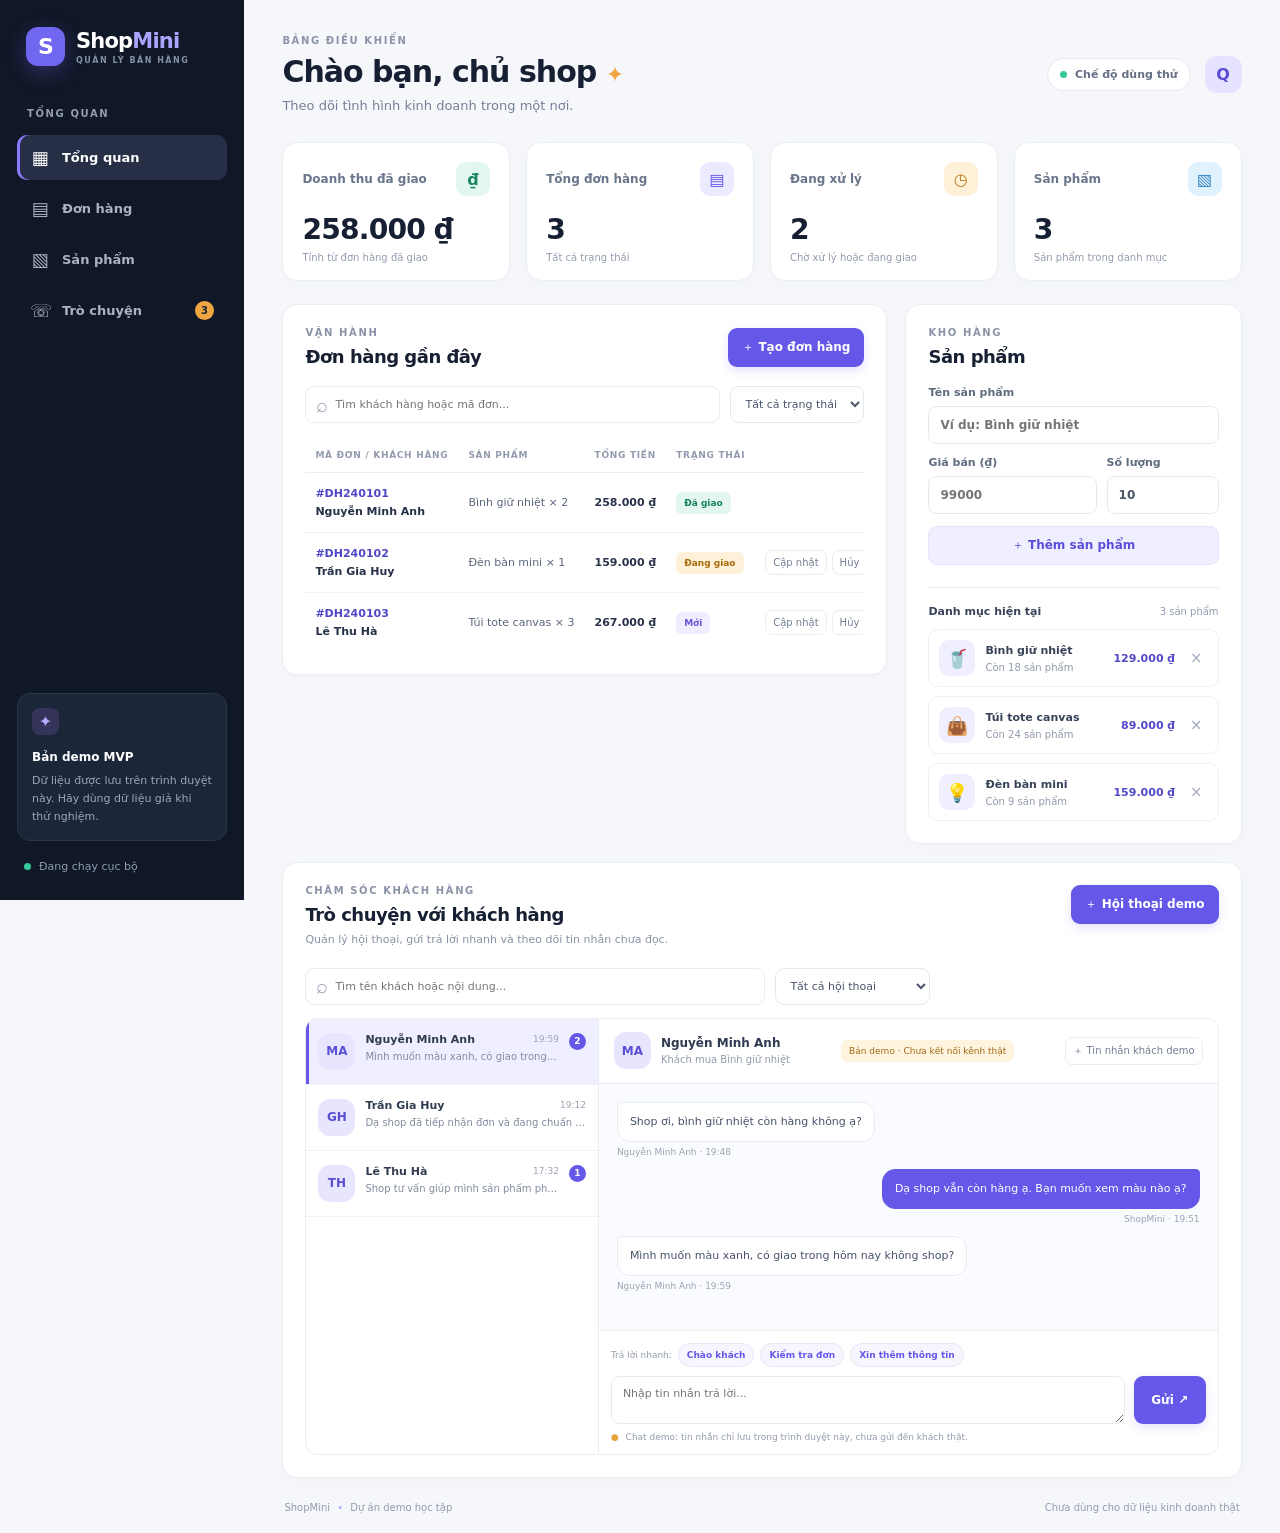
<file: projects/shopmini/index.html>
<!doctype html>
<html lang="vi">
<head>
  <meta charset="UTF-8">
  <meta name="viewport" content="width=device-width, initial-scale=1.0">
  <meta name="theme-color" content="#101827">
  <meta name="description" content="ShopMini - bản demo quản lý sản phẩm, đơn hàng và doanh thu cho shop nhỏ.">
  <title>ShopMini — Quản lý shop nhỏ</title>
  <link rel="stylesheet" href="./style.css">
  <script src="./app.js" defer></script>
</head>
<body>
  <div class="app-shell">
    <aside class="sidebar">
      <a class="brand" href="#" aria-label="ShopMini trang chủ">
        <span class="brand-mark">S</span>
        <span>Shop<span class="brand-light">Mini</span><small>QUẢN LÝ BÁN HÀNG</small></span>
      </a>
      <div class="sidebar-label">TỔNG QUAN</div>
      <a class="nav-link active" href="#overview"><span>▦</span> Tổng quan</a>
      <a class="nav-link" href="#orders"><span>▤</span> Đơn hàng</a>
      <a class="nav-link" href="#products"><span>▧</span> Sản phẩm</a>
      <a class="nav-link" href="#chat"><span>☏</span> Trò chuyện <span id="chat-unread-badge" class="chat-nav-badge" hidden>0</span></a>
      <div class="sidebar-note">
        <span class="note-icon">✦</span>
        <strong>Bản demo MVP</strong>
        <p>Dữ liệu được lưu trên trình duyệt này. Hãy dùng dữ liệu giả khi thử nghiệm.</p>
      </div>
      <div class="sidebar-footer"><span class="status-dot"></span> Đang chạy cục bộ</div>
    </aside>

    <main class="main-content">
      <header class="topbar">
        <div>
          <p class="eyebrow">BẢNG ĐIỀU KHIỂN</p>
          <h1>Chào bạn, chủ shop <span class="wave">✦</span></h1>
          <p class="muted">Theo dõi tình hình kinh doanh trong một nơi.</p>
        </div>
        <div class="topbar-actions">
          <span class="demo-chip"><span class="status-dot"></span> Chế độ dùng thử</span>
          <button class="avatar" type="button" aria-label="Tài khoản demo">Q</button>
        </div>
      </header>

      <section id="overview" class="stats-grid" aria-label="Thống kê">
        <article class="stat-card">
          <div class="stat-heading"><span>Doanh thu đã giao</span><span class="stat-icon revenue">₫</span></div>
          <div class="stat-value" id="stat-revenue">0 ₫</div>
          <p class="stat-foot">Tính từ đơn hàng đã giao</p>
        </article>
        <article class="stat-card">
          <div class="stat-heading"><span>Tổng đơn hàng</span><span class="stat-icon orders-icon">▤</span></div>
          <div class="stat-value" id="stat-orders">0</div>
          <p class="stat-foot">Tất cả trạng thái</p>
        </article>
        <article class="stat-card">
          <div class="stat-heading"><span>Đang xử lý</span><span class="stat-icon pending">◷</span></div>
          <div class="stat-value" id="stat-pending">0</div>
          <p class="stat-foot">Chờ xử lý hoặc đang giao</p>
        </article>
        <article class="stat-card">
          <div class="stat-heading"><span>Sản phẩm</span><span class="stat-icon products-icon">▧</span></div>
          <div class="stat-value" id="stat-products">0</div>
          <p class="stat-foot">Sản phẩm trong danh mục</p>
        </article>
      </section>

      <section class="workspace-grid">
        <article class="panel" id="orders">
          <div class="panel-heading">
            <div><p class="eyebrow">VẬN HÀNH</p><h2>Đơn hàng gần đây</h2></div>
            <button class="button button-primary" id="open-order-form" type="button">＋ Tạo đơn hàng</button>
          </div>
          <div class="toolbar">
            <label class="search-box"><span>⌕</span><input id="order-search" type="search" placeholder="Tìm khách hàng hoặc mã đơn..." aria-label="Tìm đơn hàng"></label>
            <select id="order-filter" aria-label="Lọc trạng thái">
              <option value="all">Tất cả trạng thái</option>
              <option value="Mới">Mới</option>
              <option value="Đang giao">Đang giao</option>
              <option value="Đã giao">Đã giao</option>
              <option value="Đã hủy">Đã hủy</option>
            </select>
          </div>
          <div class="table-wrap">
            <table>
              <thead><tr><th>MÃ ĐƠN / KHÁCH HÀNG</th><th>SẢN PHẨM</th><th>TỔNG TIỀN</th><th>TRẠNG THÁI</th><th></th></tr></thead>
              <tbody id="orders-body"></tbody>
            </table>
          </div>
          <div id="orders-empty" class="empty-state" hidden><span>▤</span><strong>Chưa tìm thấy đơn hàng</strong><p>Thử đổi từ khóa hoặc tạo đơn hàng mới.</p></div>
        </article>

        <article class="panel product-panel" id="products">
          <div class="panel-heading">
            <div><p class="eyebrow">KHO HÀNG</p><h2>Sản phẩm</h2></div>
          </div>
          <form id="product-form" class="stack-form">
            <label>Tên sản phẩm<input id="product-name" name="name" maxlength="70" placeholder="Ví dụ: Bình giữ nhiệt" required></label>
            <div class="form-row">
              <label>Giá bán (₫)<input id="product-price" name="price" type="number" min="1000" step="1000" placeholder="99000" required></label>
              <label>Số lượng<input id="product-stock" name="stock" type="number" min="0" step="1" value="10" required></label>
            </div>
            <button class="button button-secondary full-width" type="submit">＋ Thêm sản phẩm</button>
          </form>
          <div class="section-divider"></div>
          <div class="product-list-heading"><strong>Danh mục hiện tại</strong><span id="product-count-label">0 sản phẩm</span></div>
          <div id="product-list" class="product-list"></div>
        </article>
      </section>


      <section id="chat" class="panel chat-panel">
        <div class="panel-heading chat-panel-heading">
          <div><p class="eyebrow">CHĂM SÓC KHÁCH HÀNG</p><h2>Trò chuyện với khách hàng</h2><p class="chat-intro">Quản lý hội thoại, gửi trả lời nhanh và theo dõi tin nhắn chưa đọc.</p></div>
          <button class="button button-primary" id="chat-new-conversation" type="button">＋ Hội thoại demo</button>
        </div>
        <div class="chat-inbox-toolbar">
          <label class="search-box"><span>⌕</span><input id="chat-search" type="search" placeholder="Tìm tên khách hoặc nội dung..." aria-label="Tìm hội thoại"></label>
          <select id="chat-filter" aria-label="Lọc hội thoại"><option value="all">Tất cả hội thoại</option><option value="unread">Chưa đọc</option></select>
        </div>
        <div class="chat-layout">
          <aside class="chat-list" id="chat-list" aria-label="Danh sách hội thoại"></aside>
          <section class="chat-conversation" aria-label="Nội dung trò chuyện">
            <div class="chat-conversation-header" id="chat-header"><strong>Chọn một hội thoại</strong></div>
            <div class="chat-messages" id="chat-messages" aria-live="polite"><div class="chat-empty-state">Chọn khách hàng để xem tin nhắn.</div></div>
            <div class="chat-compose-area">
              <div class="quick-replies" aria-label="Câu trả lời nhanh">
                <span>Trả lời nhanh:</span>
                <button type="button" class="quick-reply" data-chat-template="Dạ shop sẵn sàng hỗ trợ bạn ạ.">Chào khách</button>
                <button type="button" class="quick-reply" data-chat-template="Dạ, shop sẽ kiểm tra đơn hàng và phản hồi bạn sớm ạ.">Kiểm tra đơn</button>
                <button type="button" class="quick-reply" data-chat-template="Dạ, bạn cho shop xin thêm thông tin để hỗ trợ chính xác nhé.">Xin thêm thông tin</button>
              </div>
              <form id="chat-form" class="chat-compose">
                <textarea id="chat-reply" rows="2" maxlength="1000" placeholder="Nhập tin nhắn trả lời..." aria-label="Tin nhắn trả lời" required disabled></textarea>
                <button class="button button-primary" id="chat-send" type="submit" disabled>Gửi ↗</button>
              </form>
              <div class="chat-footnote"><span>●</span> Chat demo: tin nhắn chỉ lưu trong trình duyệt này, chưa gửi đến khách thật.</div>
            </div>
          </section>
        </div>
      </section>

      <footer class="app-footer"><span>ShopMini <span class="footer-dot">•</span> Dự án demo học tập</span><span>Chưa dùng cho dữ liệu kinh doanh thật</span></footer>
    </main>
  </div>

  <dialog id="order-dialog" class="modal">
    <form id="order-form" class="modal-card">
      <div class="modal-heading"><div><p class="eyebrow">ĐƠN HÀNG MỚI</p><h2>Tạo đơn hàng</h2></div><button class="icon-button" id="close-order-form" type="button" aria-label="Đóng">×</button></div>
      <label>Tên khách hàng<input id="customer-name" name="customer" maxlength="70" placeholder="Nhập tên khách hàng" required></label>
      <label>Sản phẩm<select id="order-product" name="product" required></select></label>
      <label>Số lượng<input id="order-quantity" name="quantity" type="number" min="1" step="1" value="1" required></label>
      <div class="order-total-preview"><span>Tạm tính</span><strong id="order-total-preview">0 ₫</strong></div>
      <div class="modal-actions"><button class="button button-ghost" id="cancel-order-form" type="button">Hủy</button><button class="button button-primary" type="submit">Tạo đơn hàng</button></div>
    </form>
  </dialog>
  <div id="toast" class="toast" role="status" aria-live="polite"></div>
</body>
</html>
</file>
<file: projects/shopmini/style.css>
:root{font-family:Inter,ui-sans-serif,system-ui,-apple-system,BlinkMacSystemFont,"Segoe UI",sans-serif;color:#172033;background:#f5f7fb;font-synthesis:none;text-rendering:optimizeLegibility;--navy:#101827;--muted:#758096;--line:#e9edf4;--purple:#6558e8;--purple-dark:#5548d8;--green:#16866a;--red:#bd4d59;--amber:#a56a0a}
*{box-sizing:border-box}html{scroll-behavior:smooth}body{margin:0;min-width:320px}button,input,select{font:inherit}button{cursor:pointer}.app-shell{min-height:100vh}.sidebar{position:fixed;inset:0 auto 0 0;width:244px;background:var(--navy);color:#fff;padding:27px 17px;display:flex;flex-direction:column;z-index:2}.brand{display:flex;align-items:center;gap:11px;color:#fff;text-decoration:none;font-size:21px;font-weight:800;letter-spacing:-.8px;padding:0 9px 42px}.brand-mark{display:grid;place-items:center;width:39px;height:39px;border-radius:12px;background:#7166f0;color:#fff;font-size:22px;box-shadow:0 6px 20px #7166f04d}.brand-light{color:#a9a4ff}.brand small{display:block;font-size:8px;letter-spacing:1.5px;color:#8590a6;font-weight:700;margin-top:3px}.sidebar-label,.eyebrow{font-size:10px;letter-spacing:1.6px;font-weight:800;color:#939db1;margin:0 10px 13px}.nav-link{display:flex;align-items:center;gap:12px;padding:12px 13px;margin:3px 0;border-radius:10px;text-decoration:none;color:#aab3c5;font-size:13px;font-weight:600}.nav-link span{font-size:18px;width:20px;text-align:center}.nav-link.active,.nav-link:hover{background:#262f45;color:#fff}.nav-link.active{box-shadow:inset 3px 0 #887cff}.sidebar-note{margin-top:auto;background:#1b2639;border:1px solid #2a3549;border-radius:13px;padding:14px;margin-bottom:19px}.note-icon{display:grid;place-items:center;width:27px;height:27px;border-radius:8px;background:#34345a;color:#b5afff;margin-bottom:11px}.sidebar-note strong{font-size:12px}.sidebar-note p{color:#9ca7ba;font-size:11px;line-height:1.65;margin:7px 0 0}.sidebar-footer{display:flex;align-items:center;gap:8px;padding:0 7px;color:#8f9bb0;font-size:11px}.status-dot{display:inline-block;width:7px;height:7px;border-radius:50%;background:#36c99b;flex:none}.main-content{margin-left:244px;padding:35px clamp(20px,3vw,46px) 20px;max-width:1800px}.topbar{display:flex;align-items:center;justify-content:space-between;gap:20px;margin-bottom:29px}.topbar .eyebrow,.panel .eyebrow{margin:0 0 8px;color:#8b93a7}.topbar h1{font-size:clamp(22px,2.4vw,30px);letter-spacing:-1px;margin:0;font-weight:780}.wave{color:#f0a640;font-size:22px}.muted{color:var(--muted);font-size:13px;margin:9px 0 0}.topbar-actions{display:flex;align-items:center;gap:14px}.demo-chip{display:flex;align-items:center;gap:8px;padding:9px 12px;border:1px solid #e5e9f2;background:#fff;border-radius:100px;font-size:11px;font-weight:700;color:#657087;white-space:nowrap}.avatar{width:37px;height:37px;border:0;border-radius:12px;background:#e6e3ff;color:#584cd3;font-weight:800}.stats-grid{display:grid;grid-template-columns:repeat(4,minmax(0,1fr));gap:16px;margin-bottom:23px}.stat-card,.panel{background:#fff;border:1px solid #e9edf4;border-radius:15px;box-shadow:0 4px 16px #17203305}.stat-card{padding:19px 19px 17px;min-width:0}.stat-heading{display:flex;align-items:center;justify-content:space-between;gap:8px;color:#69758a;font-size:12px;font-weight:650}.stat-icon{width:34px;height:34px;display:grid;place-items:center;border-radius:10px;font-size:16px;font-weight:800}.revenue{background:#e2f7ed;color:#188665}.orders-icon{background:#eceaff;color:#6558e8}.pending{background:#fff0d8;color:#b77b1a}.products-icon{background:#e1f2ff;color:#3885c2}.stat-value{font-size:clamp(22px,2.2vw,29px);letter-spacing:-.8px;font-weight:800;margin:17px 0 6px;white-space:nowrap}.stat-foot{font-size:10px;color:#929bad;margin:0}.workspace-grid{display:grid;grid-template-columns:minmax(0,1.8fr) minmax(280px,1fr);gap:18px;align-items:start}.panel{padding:22px;min-width:0}.panel-heading{display:flex;align-items:center;justify-content:space-between;gap:12px;margin-bottom:19px}.panel-heading h2,.modal-heading h2{font-size:18px;letter-spacing:-.5px;margin:0}.button{display:inline-flex;align-items:center;justify-content:center;gap:6px;border-radius:9px;border:1px solid transparent;padding:10px 13px;font-size:12px;font-weight:750;transition:transform .15s,background .15s}.button:active{transform:translateY(1px)}.button-primary{background:var(--purple);color:white;box-shadow:0 4px 10px #6558e82b}.button-primary:hover{background:var(--purple-dark)}.button-secondary{background:#f0efff;color:#5a4fda;border-color:#e5e2ff}.button-secondary:hover{background:#e6e3ff}.button-ghost{background:#fff;border-color:#e4e8f0;color:#667085}.full-width{width:100%}.toolbar{display:flex;gap:10px;margin-bottom:15px}.search-box{display:flex;align-items:center;gap:7px;flex:1;min-width:80px;border:1px solid #e7ebf2;border-radius:9px;padding:0 10px;color:#929bad}.search-box span{font-size:20px}.search-box input{width:100%;min-width:0;border:0;outline:0;padding:10px 0;font-size:11px;background:transparent;color:#172033}.toolbar select,.stack-form input,.stack-form select,.modal-card input,.modal-card select{min-width:0;border:1px solid #e5e9f1;background:#fff;border-radius:8px;padding:10px;color:#4b566b;font-size:11px;outline:none}.toolbar select:focus,.stack-form input:focus,.modal-card input:focus,.modal-card select:focus{border-color:#9289f4;box-shadow:0 0 0 3px #6558e815}.toolbar select{max-width:150px}.table-wrap{overflow-x:auto}table{border-collapse:collapse;width:100%;text-align:left;white-space:nowrap}thead th{padding:12px 10px;color:#929bad;font-size:9px;letter-spacing:.7px;border-bottom:1px solid var(--line)}tbody td{padding:14px 10px;border-bottom:1px solid #f0f2f7;font-size:11px;color:#59657a}tbody tr:last-child td{border-bottom:0}.order-id{font-weight:800;color:#4f46c7;font-size:11px}.customer-name{font-weight:700;color:#263147;margin-top:5px}.product-cell{max-width:135px;overflow:hidden;text-overflow:ellipsis}.money{font-weight:800;color:#273149}.status-pill{display:inline-block;padding:6px 8px;border-radius:6px;font-size:9px;font-weight:750}.status-Mới{background:#f0edff;color:#6757d8}.status-Đang-giao{background:#fff1d9;color:#a66a09}.status-Đã-giao{background:#e3f7ee;color:#148060}.status-Đã-hủy{background:#ffeaec;color:#b84955}.row-actions{display:flex;gap:5px;align-items:center}.mini-button{border:1px solid #e8ebf3;background:#fff;border-radius:7px;padding:6px 7px;color:#737f93;font-size:10px}.mini-button:hover{background:#f5f4ff;color:#594ed2}.mini-button.danger:hover{background:#fff0f1;color:#b84955}.empty-state{text-align:center;padding:34px 12px;color:#8993a6}.empty-state span{font-size:28px}.empty-state strong{display:block;color:#414d62;font-size:13px;margin-top:10px}.empty-state p{font-size:11px}.stack-form{display:grid;gap:12px}.stack-form label,.modal-card label{display:grid;gap:7px;color:#606b80;font-size:11px;font-weight:700}.stack-form input,.modal-card input,.modal-card select{width:100%;font-size:12px;padding:11px}.form-row{display:grid;grid-template-columns:1.2fr .8fr;gap:10px}.section-divider{height:1px;background:var(--line);margin:22px 0 17px}.product-list-heading{display:flex;align-items:center;justify-content:space-between;gap:10px;margin-bottom:11px;font-size:11px}.product-list-heading strong{color:#39445a}.product-list-heading span{color:#929bad;font-size:10px}.product-list{display:grid;gap:9px}.product-item{display:flex;align-items:center;gap:10px;border:1px solid #eef0f6;border-radius:10px;padding:10px}.product-emoji{display:grid;place-items:center;width:36px;height:36px;border-radius:10px;background:#f0efff;font-size:18px;flex:none}.product-info{min-width:0;flex:1}.product-info strong{display:block;font-size:11px;color:#374258;overflow:hidden;text-overflow:ellipsis;white-space:nowrap}.product-info small{display:block;color:#9099aa;font-size:10px;margin-top:5px}.product-price{font-size:11px;font-weight:800;color:#5148c9;white-space:nowrap}.stock-warning{color:#b47716!important}.product-delete{border:0;background:transparent;color:#a2aabc;padding:5px;font-size:15px}.product-delete:hover{color:#bc4d59}.app-footer{display:flex;justify-content:space-between;gap:12px;color:#929bad;font-size:10px;padding:24px 2px 0}.footer-dot{color:#b4abff;padding:0 4px}.modal{border:0;padding:0;background:transparent;width:min(460px,calc(100% - 30px));max-width:none;overflow:visible}.modal::backdrop{background:#0b1220a6;backdrop-filter:blur(4px)}.modal-card{background:#fff;border-radius:16px;padding:24px;display:grid;gap:16px;box-shadow:0 25px 80px #0b122044}.modal-heading{display:flex;align-items:center;justify-content:space-between;margin-bottom:4px}.modal-heading .eyebrow{margin:0 0 7px;color:#8b93a7}.icon-button{border:0;background:#f3f5fa;border-radius:8px;width:32px;height:32px;font-size:22px;color:#69758a}.order-total-preview{display:flex;align-items:center;justify-content:space-between;padding:14px;background:#f7f6ff;border-radius:10px;color:#687187;font-size:12px}.order-total-preview strong{color:#5148c9;font-size:17px}.modal-actions{display:flex;justify-content:flex-end;gap:8px}.toast{position:fixed;right:24px;bottom:24px;background:#182236;color:white;padding:12px 16px;border-radius:10px;box-shadow:0 10px 30px #11182733;font-size:12px;opacity:0;transform:translateY(10px);pointer-events:none;transition:opacity .2s,transform .2s;z-index:10;max-width:min(360px,calc(100% - 32px))}.toast.show{opacity:1;transform:translateY(0)}button:focus-visible,a:focus-visible{outline:3px solid #a8a1ff;outline-offset:2px}
@media(max-width:1200px){.stats-grid{grid-template-columns:repeat(2,minmax(0,1fr))}.workspace-grid{grid-template-columns:1fr}.product-panel{display:grid;grid-template-columns:1fr 1fr;column-gap:24px}.product-panel>.panel-heading{grid-column:1/-1}.product-panel>.section-divider{display:none}.product-list-heading,.product-list{grid-column:2}.product-list-heading{grid-row:2}.product-list{grid-row:3}.stack-form{grid-column:1;grid-row:2/4;align-self:start}}
@media(max-width:760px){.sidebar{position:static;width:auto;padding:15px 18px;display:block}.brand{padding:0 0 14px}.sidebar-label,.sidebar-note,.sidebar-footer{display:none}.sidebar .nav-link{display:inline-flex;margin:0 4px 0 0;padding:8px 10px;font-size:11px}.main-content{margin-left:0;padding:24px 14px 18px}.topbar{align-items:flex-start;margin-bottom:21px}.topbar-actions{gap:7px}.demo-chip{font-size:0;padding:10px}.demo-chip .status-dot{width:8px;height:8px}.topbar h1{font-size:22px}.muted{font-size:12px}.stats-grid{gap:10px}.stat-card{padding:14px}.stat-heading{font-size:10px}.stat-icon{width:28px;height:28px}.stat-value{font-size:22px;margin-top:13px}.stat-foot{font-size:9px;line-height:1.4}.panel{padding:15px}.panel-heading{align-items:flex-start}.panel-heading h2{font-size:16px}.button{padding:9px 10px;font-size:10px}.toolbar{flex-wrap:wrap}.search-box{flex-basis:100%}.toolbar select{max-width:none;width:100%}.product-panel{display:block}.product-panel>.section-divider{display:block}.stack-form{display:grid}.product-list-heading{margin-top:0}.app-footer{flex-direction:column;padding-top:18px}.table-wrap table{min-width:610px}.modal-card{padding:19px}}
@media(prefers-reduced-motion:reduce){*,*::before,*::after{scroll-behavior:auto!important;transition:none!important}}

/* Customer chat center — demo UI */
.nav-link .chat-nav-badge{display:inline-grid;place-items:center;width:auto;min-width:19px;height:19px;padding:0 5px;margin-left:auto;border-radius:20px;background:#f0a640;color:#182236;font-size:10px;font-weight:850}
.nav-link .chat-nav-badge[hidden]{display:none}
.chat-panel{margin-top:18px}
.chat-panel-heading{align-items:flex-start}
.chat-intro{margin:7px 0 0;color:#8791a4;font-size:11px;line-height:1.5}
.chat-inbox-toolbar{display:flex;gap:10px;margin-bottom:13px}
.chat-inbox-toolbar .search-box{max-width:460px}
.chat-inbox-toolbar select{min-width:155px;border:1px solid #e5e9f1;background:#fff;border-radius:9px;padding:10px;color:#4b566b;font-size:11px}
.chat-layout{display:grid;grid-template-columns:minmax(230px,.78fr) minmax(0,1.65fr);min-height:435px;border:1px solid #e9edf4;border-radius:12px;overflow:hidden;background:#fff}
.chat-list{border-right:1px solid #e9edf4;max-height:540px;overflow:auto}
.chat-list-item{display:flex;width:100%;align-items:flex-start;gap:10px;padding:14px 12px;text-align:left;border:0;border-bottom:1px solid #f0f2f7;background:#fff;color:#344054}
.chat-list-item:hover{background:#f8f7ff}
.chat-list-item.active{background:#f0efff;box-shadow:inset 3px 0 #6558e8}
.chat-avatar{display:grid;place-items:center;flex:none;width:37px;height:37px;border-radius:12px;background:#e8e6ff;color:#5a50d5;font-size:12px;font-weight:850}
.chat-list-copy{flex:1;min-width:0}
.chat-list-top{display:flex;align-items:center;justify-content:space-between;gap:7px}
.chat-list-name{font-size:11px;font-weight:800;color:#303b50;overflow:hidden;text-overflow:ellipsis;white-space:nowrap}
.chat-time{font-size:9px;color:#9aa3b2;white-space:nowrap}
.chat-preview{font-size:10px;color:#818b9e;display:block;overflow:hidden;text-overflow:ellipsis;white-space:nowrap;margin-top:5px;max-width:250px}
.chat-unread-dot{display:inline-grid;place-items:center;min-width:17px;height:17px;padding:0 4px;border-radius:20px;background:#6558e8;color:white;font-size:9px;font-weight:800}
.chat-conversation{display:flex;flex-direction:column;min-width:0;min-height:435px}
.chat-conversation-header{display:flex;align-items:center;justify-content:space-between;gap:12px;padding:13px 15px;border-bottom:1px solid #e9edf4;min-height:65px}
.chat-person{display:flex;gap:10px;align-items:center;min-width:0}
.chat-person strong{display:block;font-size:12px;color:#2f3b50}
.chat-person small{display:block;font-size:10px;color:#929bad;margin-top:4px}
.chat-connection-note{font-size:9px;color:#a16a16;background:#fff4de;border-radius:7px;padding:6px 8px;white-space:nowrap}
.chat-messages{flex:1;min-height:220px;max-height:365px;overflow:auto;display:flex;flex-direction:column;gap:12px;padding:18px;background:#fafbfe}
.chat-message{max-width:min(82%,420px);display:flex;flex-direction:column;gap:5px;align-self:flex-start}
.chat-message.from-shop{align-self:flex-end;align-items:flex-end}
.chat-bubble{padding:10px 12px;border:1px solid #e7ebf3;border-radius:4px 13px 13px 13px;background:white;color:#465268;font-size:11px;line-height:1.65;overflow-wrap:anywhere}
.chat-message.from-shop .chat-bubble{border-color:#6558e8;background:#6558e8;color:white;border-radius:13px 4px 13px 13px}
.chat-message-meta{font-size:9px;color:#9aa3b2}
.chat-empty-state{text-align:center;margin:auto;padding:24px;color:#929bad;font-size:11px}
.chat-compose-area{border-top:1px solid #e9edf4;padding:12px}
.quick-replies{display:flex;align-items:center;flex-wrap:wrap;gap:6px;margin-bottom:9px}
.quick-replies>span{font-size:9px;color:#929bad}
.quick-reply{border:1px solid #e6e7f4;background:#f7f6ff;color:#6558e8;border-radius:20px;padding:6px 8px;font-size:9px;font-weight:650}
.quick-reply:hover{background:#eae8ff}
.chat-compose{display:flex;align-items:stretch;gap:9px}
.chat-compose textarea{flex:1;min-width:0;resize:vertical;min-height:48px;max-height:120px;border:1px solid #e5e9f1;border-radius:9px;padding:10px 11px;font:inherit;font-size:11px;color:#344054;outline:none}
.chat-compose textarea:focus{border-color:#9289f4;box-shadow:0 0 0 3px #6558e815}
.chat-compose button{align-self:stretch;min-width:72px}
.chat-compose button:disabled,.chat-compose textarea:disabled{opacity:.5;cursor:not-allowed}
.chat-footnote{font-size:9px;color:#929bad;margin-top:8px}
.chat-footnote span{color:#e6a33a;margin-right:4px}
@media(max-width:960px){.chat-layout{grid-template-columns:minmax(190px,.72fr) minmax(0,1.3fr)}.chat-connection-note{display:none}}
@media(max-width:760px){.chat-panel-heading{flex-direction:column}.chat-inbox-toolbar{flex-wrap:wrap}.chat-inbox-toolbar .search-box{max-width:none;flex-basis:100%}.chat-inbox-toolbar select{width:100%}.chat-layout{grid-template-columns:1fr;min-height:auto}.chat-list{border-right:0;border-bottom:1px solid #e9edf4;max-height:230px}.chat-conversation{min-height:440px}.chat-messages{max-height:300px;padding:13px}.chat-compose{align-items:flex-end}.chat-compose button{min-width:60px}.chat-message{max-width:90%}}
</file>
